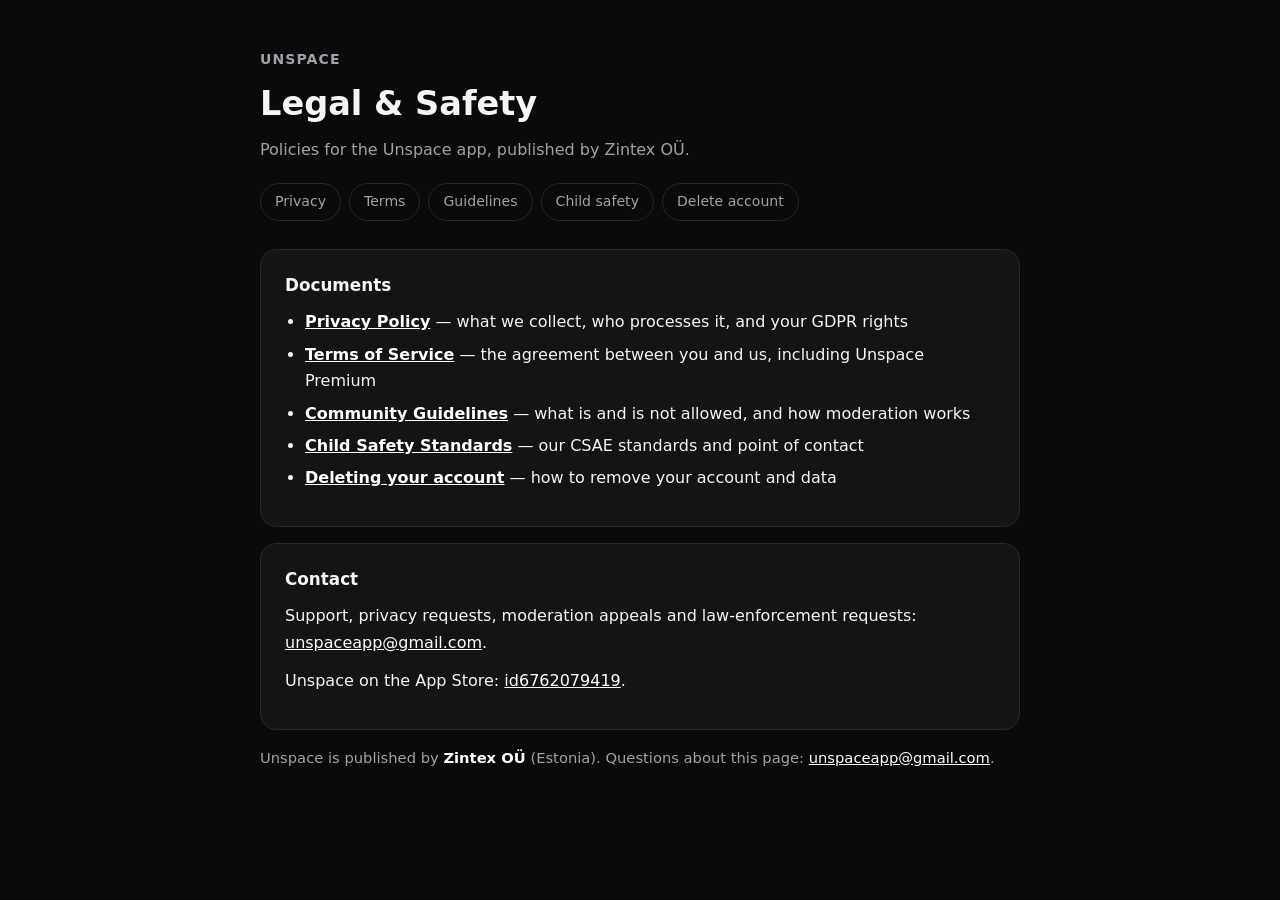
<file: index.html>
<!DOCTYPE html>
<html lang="en">
  <head>
    <meta charset="UTF-8" />
    <meta name="viewport" content="width=device-width, initial-scale=1" />
    <meta name="theme-color" content="#0a0a0a" />
    <title>Unspace — Legal & Safety</title>
    <meta name="description" content="Policies for the Unspace app, published by Zintex OÜ." />
    <link rel="stylesheet" href="./style.css" />
  </head>
  <body>
    <main>
      <p class="logo"><a href="./">Unspace</a></p>
      <h1>Legal & Safety</h1>
      <p class="meta">Policies for the Unspace app, published by Zintex OÜ.</p>
      <nav class="tabs">
        <a href="./privacy.html">Privacy</a>
        <a href="./terms.html">Terms</a>
        <a href="./guidelines.html">Guidelines</a>
        <a href="./child-safety.html">Child safety</a>
        <a href="./delete-account.html">Delete account</a>
      </nav>
      <section>
        <h2>Documents</h2>
        <ul>
          <li><a href="./privacy.html"><strong>Privacy Policy</strong></a> — what we collect, who processes it, and your GDPR rights</li>
          <li><a href="./terms.html"><strong>Terms of Service</strong></a> — the agreement between you and us, including Unspace Premium</li>
          <li><a href="./guidelines.html"><strong>Community Guidelines</strong></a> — what is and is not allowed, and how moderation works</li>
          <li><a href="./child-safety.html"><strong>Child Safety Standards</strong></a> — our CSAE standards and point of contact</li>
          <li><a href="./delete-account.html"><strong>Deleting your account</strong></a> — how to remove your account and data</li>
        </ul>
      </section>

      <section>
        <h2>Contact</h2>
        <p>Support, privacy requests, moderation appeals and law-enforcement requests: <a href="mailto:unspaceapp@gmail.com">unspaceapp@gmail.com</a>.</p>
        <p>Unspace on the App Store: <a href="https://apps.apple.com/app/id6762079419">id6762079419</a>.</p>
      </section>

      <footer>
        <p>
          Unspace is published by <strong>Zintex OÜ</strong> (Estonia). Questions about this page:
          <a href="mailto:unspaceapp@gmail.com">unspaceapp@gmail.com</a>.
        </p>
      </footer>
    </main>
  </body>
</html>
</file>
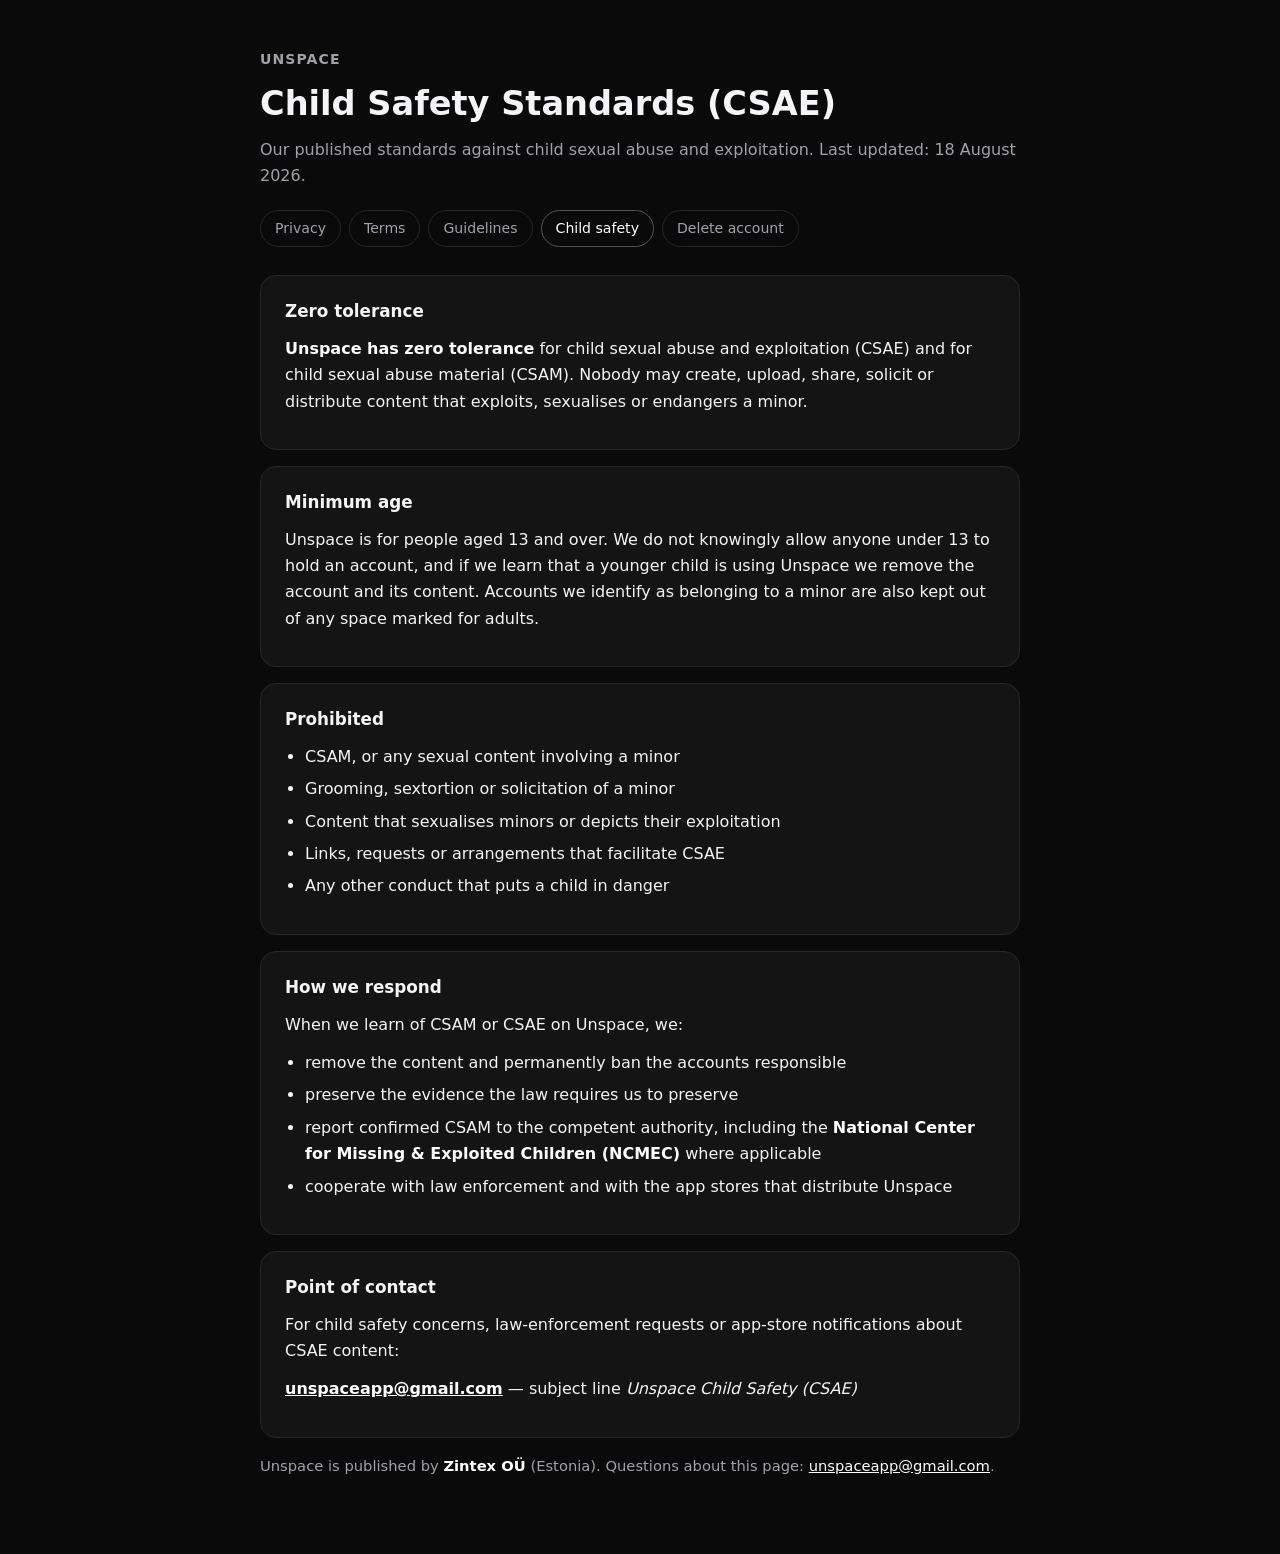
<file: child-safety.html>
<!DOCTYPE html>
<html lang="en">
  <head>
    <meta charset="UTF-8" />
    <meta name="viewport" content="width=device-width, initial-scale=1" />
    <meta name="theme-color" content="#0a0a0a" />
    <title>Unspace — Child Safety Standards (CSAE)</title>
    <meta name="description" content="Our published standards against child sexual abuse and exploitation. Last updated: 18 August 2026." />
    <link rel="stylesheet" href="./style.css" />
  </head>
  <body>
    <main>
      <p class="logo"><a href="./">Unspace</a></p>
      <h1>Child Safety Standards (CSAE)</h1>
      <p class="meta">Our published standards against child sexual abuse and exploitation. Last updated: 18 August 2026.</p>
      <nav class="tabs">
        <a href="./privacy.html">Privacy</a>
        <a href="./terms.html">Terms</a>
        <a href="./guidelines.html">Guidelines</a>
        <a href="./child-safety.html" class="on">Child safety</a>
        <a href="./delete-account.html">Delete account</a>
      </nav>
      <section>
        <h2>Zero tolerance</h2>
        <p><strong>Unspace has zero tolerance</strong> for child sexual abuse and exploitation (CSAE) and for child sexual abuse material (CSAM). Nobody may create, upload, share, solicit or distribute content that exploits, sexualises or endangers a minor.</p>
      </section>

      <section>
        <h2>Minimum age</h2>
        <p>Unspace is for people aged 13 and over. We do not knowingly allow anyone under 13 to hold an account, and if we learn that a younger child is using Unspace we remove the account and its content. Accounts we identify as belonging to a minor are also kept out of any space marked for adults.</p>
      </section>

      <section>
        <h2>Prohibited</h2>
        <ul>
          <li>CSAM, or any sexual content involving a minor</li>
          <li>Grooming, sextortion or solicitation of a minor</li>
          <li>Content that sexualises minors or depicts their exploitation</li>
          <li>Links, requests or arrangements that facilitate CSAE</li>
          <li>Any other conduct that puts a child in danger</li>
        </ul>
      </section>

      <section>
        <h2>How we respond</h2>
        <p>When we learn of CSAM or CSAE on Unspace, we:</p>
        <ul>
          <li>remove the content and permanently ban the accounts responsible</li>
          <li>preserve the evidence the law requires us to preserve</li>
          <li>report confirmed CSAM to the competent authority, including the <strong>National Center for Missing &amp; Exploited Children (NCMEC)</strong> where applicable</li>
          <li>cooperate with law enforcement and with the app stores that distribute Unspace</li>
        </ul>
      </section>

      <section>
        <h2>Point of contact</h2>
        <p>For child safety concerns, law-enforcement requests or app-store notifications about CSAE content:</p>
        <p><a href="mailto:unspaceapp@gmail.com?subject=Unspace%20Child%20Safety%20(CSAE)"><strong>unspaceapp@gmail.com</strong></a> — subject line <em>Unspace Child Safety (CSAE)</em></p>
      </section>

      <footer>
        <p>
          Unspace is published by <strong>Zintex OÜ</strong> (Estonia). Questions about this page:
          <a href="mailto:unspaceapp@gmail.com">unspaceapp@gmail.com</a>.
        </p>
      </footer>
    </main>
  </body>
</html>
</file>
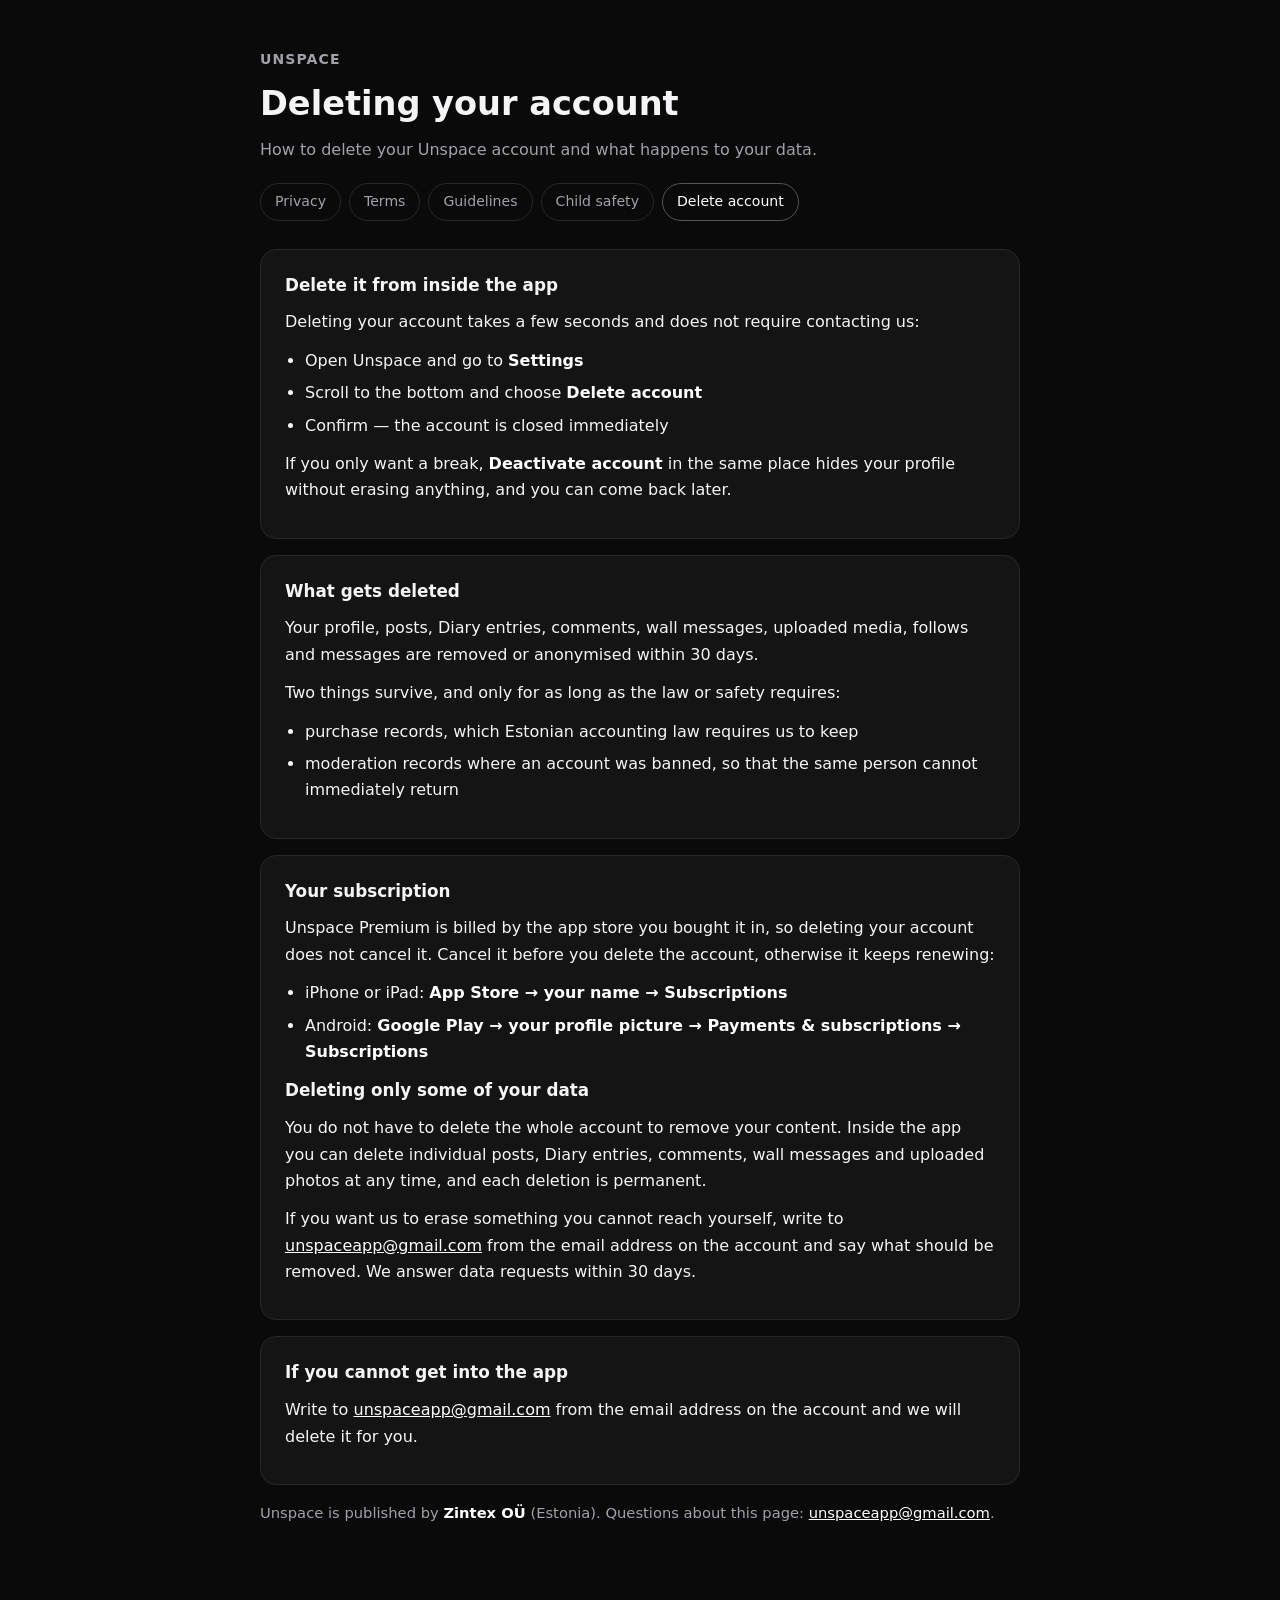
<file: delete-account.html>
<!DOCTYPE html>
<html lang="en">
  <head>
    <meta charset="UTF-8" />
    <meta name="viewport" content="width=device-width, initial-scale=1" />
    <meta name="theme-color" content="#0a0a0a" />
    <title>Unspace — Deleting your account</title>
    <meta name="description" content="How to delete your Unspace account and what happens to your data." />
    <link rel="stylesheet" href="./style.css" />
  </head>
  <body>
    <main>
      <p class="logo"><a href="./">Unspace</a></p>
      <h1>Deleting your account</h1>
      <p class="meta">How to delete your Unspace account and what happens to your data.</p>
      <nav class="tabs">
        <a href="./privacy.html">Privacy</a>
        <a href="./terms.html">Terms</a>
        <a href="./guidelines.html">Guidelines</a>
        <a href="./child-safety.html">Child safety</a>
        <a href="./delete-account.html" class="on">Delete account</a>
      </nav>
      <section>
        <h2>Delete it from inside the app</h2>
        <p>Deleting your account takes a few seconds and does not require contacting us:</p>
        <ul>
          <li>Open Unspace and go to <strong>Settings</strong></li>
          <li>Scroll to the bottom and choose <strong>Delete account</strong></li>
          <li>Confirm — the account is closed immediately</li>
        </ul>
        <p>If you only want a break, <strong>Deactivate account</strong> in the same place hides your profile without erasing anything, and you can come back later.</p>
      </section>

      <section>
        <h2>What gets deleted</h2>
        <p>Your profile, posts, Diary entries, comments, wall messages, uploaded media, follows and messages are removed or anonymised within 30 days.</p>
        <p>Two things survive, and only for as long as the law or safety requires:</p>
        <ul>
          <li>purchase records, which Estonian accounting law requires us to keep</li>
          <li>moderation records where an account was banned, so that the same person cannot immediately return</li>
        </ul>
      </section>

      <section>
        <h2>Your subscription</h2>
        <p>Unspace Premium is billed by the app store you bought it in, so deleting your account does not cancel it. Cancel it before you delete the account, otherwise it keeps renewing:</p>
        <ul>
          <li>iPhone or iPad: <strong>App Store → your name → Subscriptions</strong></li>
          <li>Android: <strong>Google Play → your profile picture → Payments &amp; subscriptions → Subscriptions</strong></li>
        </ul>

        <h2>Deleting only some of your data</h2>
        <p>You do not have to delete the whole account to remove your content. Inside the app you can delete individual posts, Diary entries, comments, wall messages and uploaded photos at any time, and each deletion is permanent.</p>
        <p>If you want us to erase something you cannot reach yourself, write to <a href="mailto:unspaceapp@gmail.com">unspaceapp@gmail.com</a> from the email address on the account and say what should be removed. We answer data requests within 30 days.</p>
      </section>

      <section>
        <h2>If you cannot get into the app</h2>
        <p>Write to <a href="mailto:unspaceapp@gmail.com?subject=Delete%20my%20Unspace%20account">unspaceapp@gmail.com</a> from the email address on the account and we will delete it for you.</p>
      </section>

      <footer>
        <p>
          Unspace is published by <strong>Zintex OÜ</strong> (Estonia). Questions about this page:
          <a href="mailto:unspaceapp@gmail.com">unspaceapp@gmail.com</a>.
        </p>
      </footer>
    </main>
  </body>
</html>
</file>
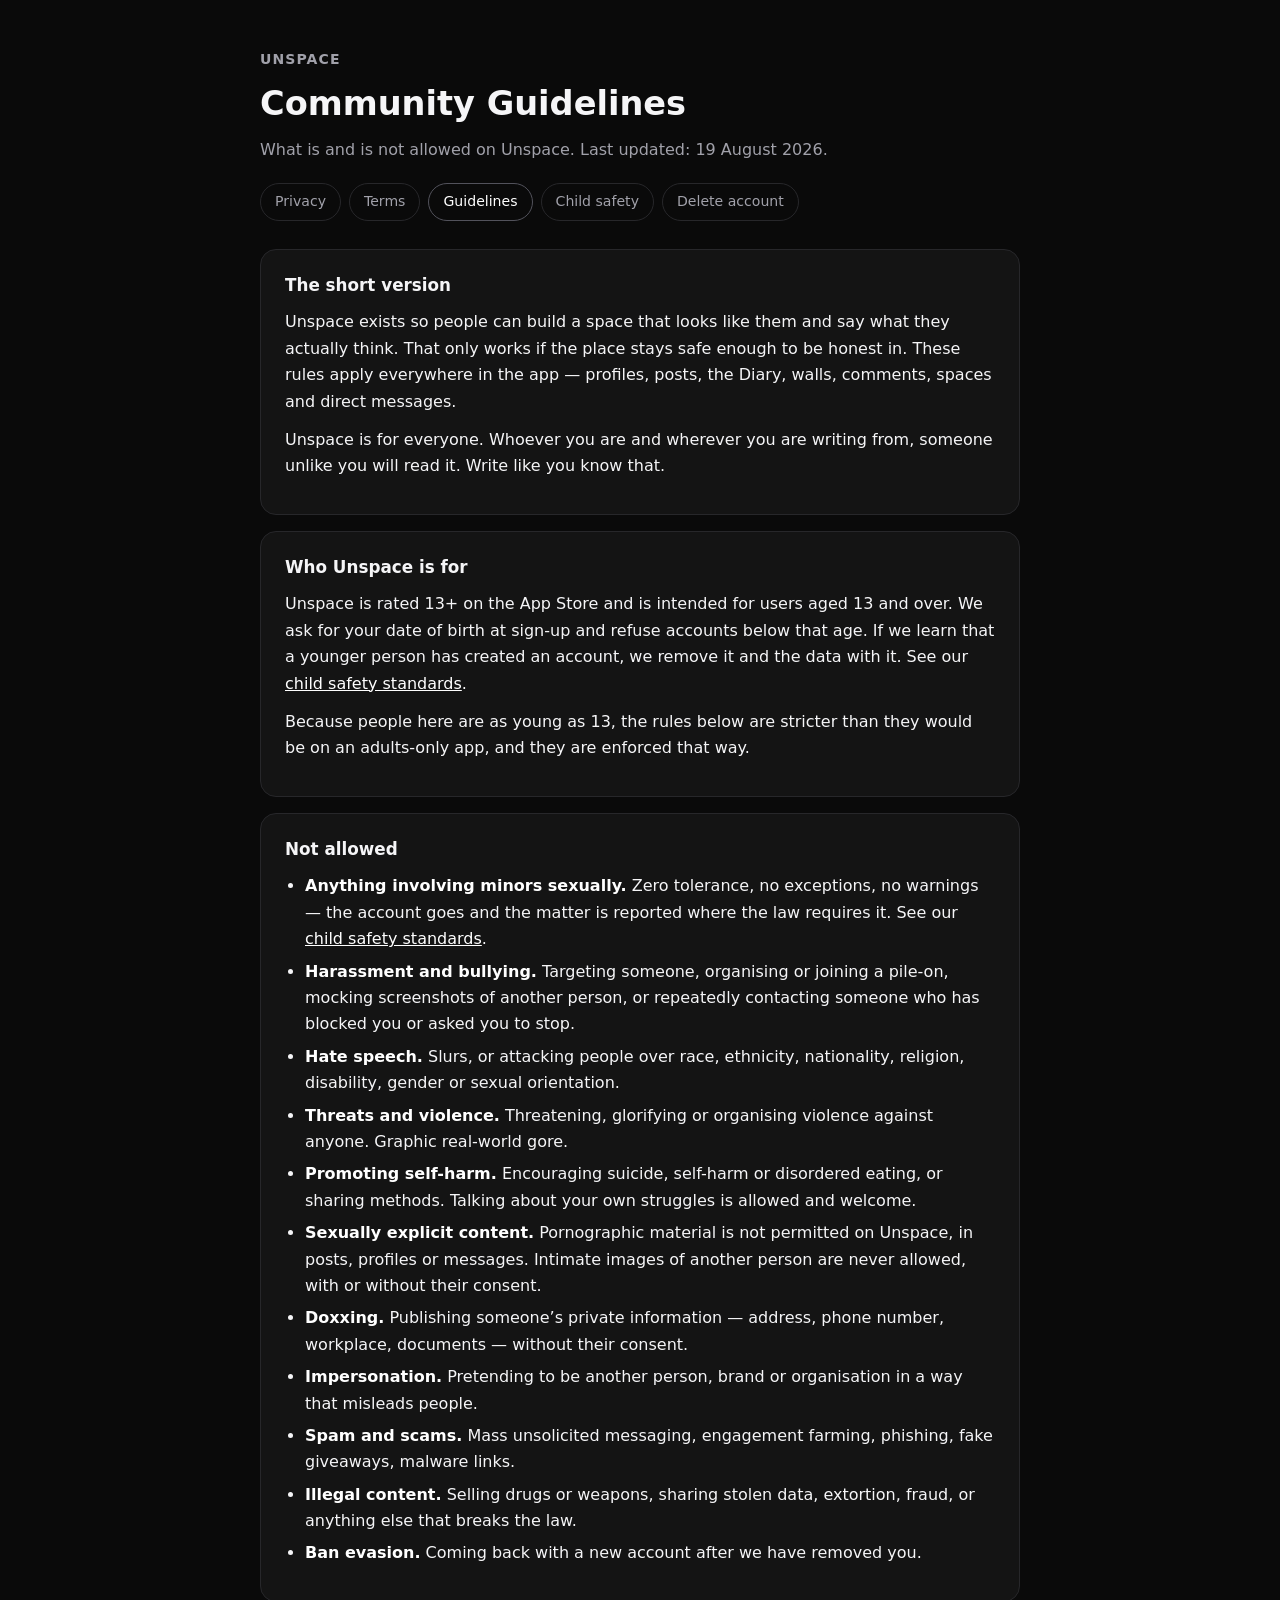
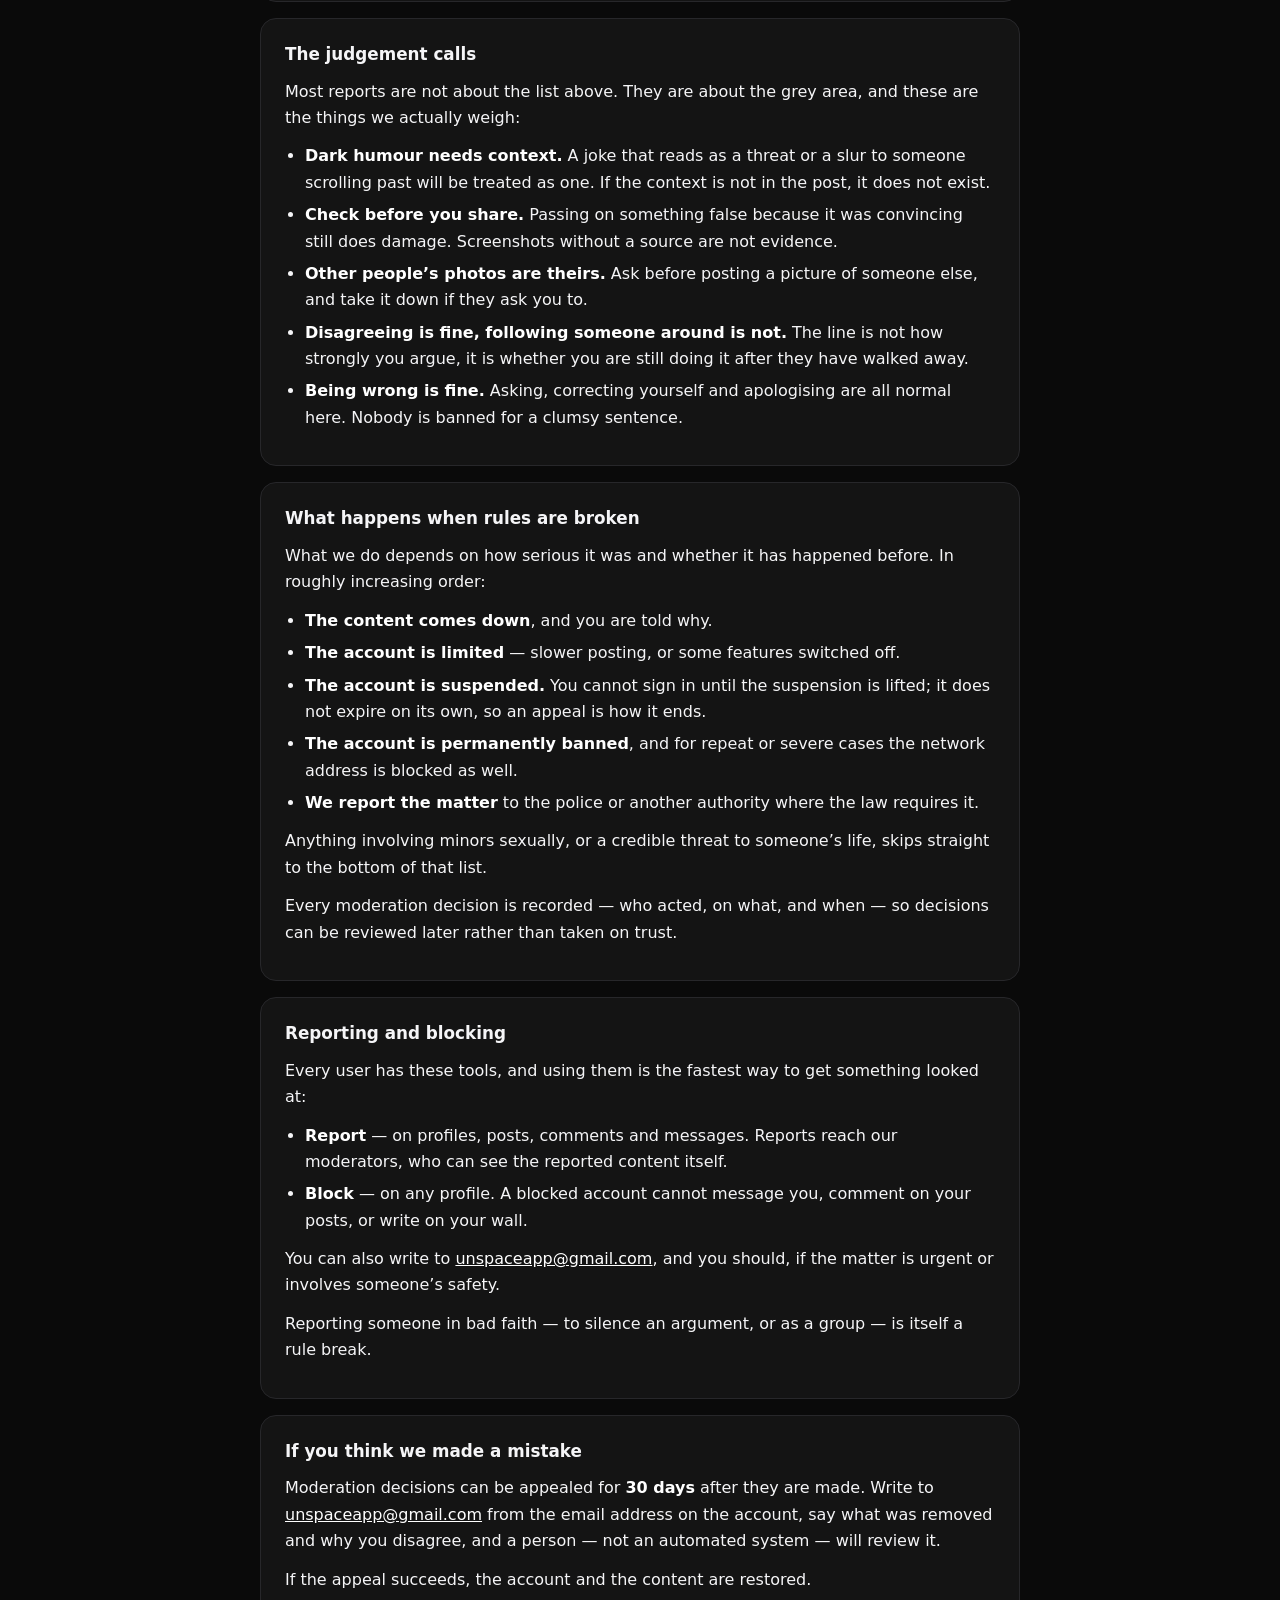
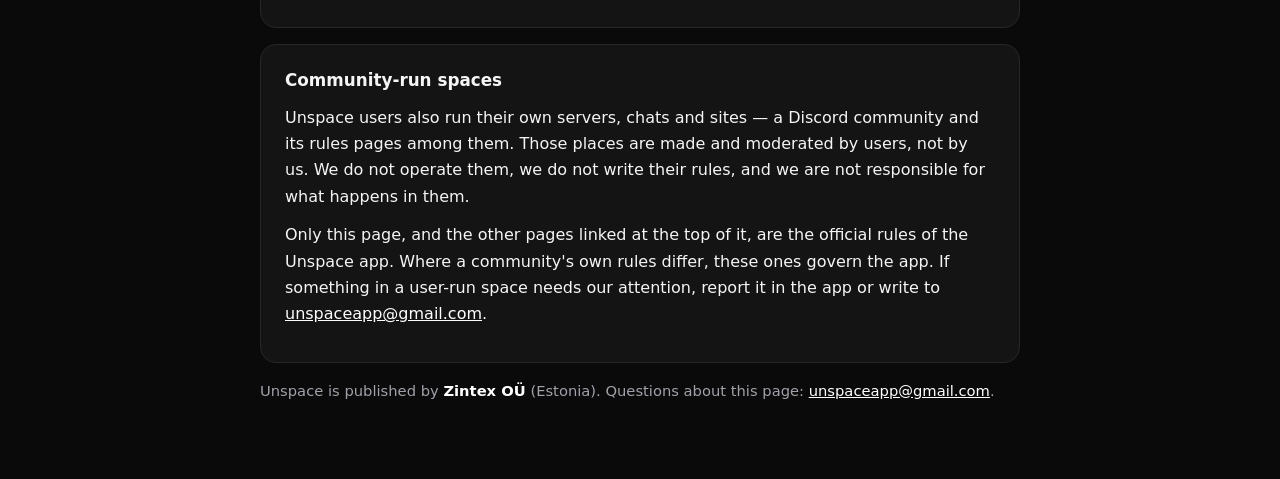
<file: guidelines.html>
<!DOCTYPE html>
<html lang="en">
  <head>
    <meta charset="UTF-8" />
    <meta name="viewport" content="width=device-width, initial-scale=1" />
    <meta name="theme-color" content="#0a0a0a" />
    <title>Unspace — Community Guidelines</title>
    <meta name="description" content="What is and is not allowed on Unspace. Last updated: 19 August 2026." />
    <link rel="stylesheet" href="./style.css" />
  </head>
  <body>
    <main>
      <p class="logo"><a href="./">Unspace</a></p>
      <h1>Community Guidelines</h1>
      <p class="meta">What is and is not allowed on Unspace. Last updated: 19 August 2026.</p>
      <nav class="tabs">
        <a href="./privacy.html">Privacy</a>
        <a href="./terms.html">Terms</a>
        <a href="./guidelines.html" class="on">Guidelines</a>
        <a href="./child-safety.html">Child safety</a>
        <a href="./delete-account.html">Delete account</a>
      </nav>

      <section>
        <h2>The short version</h2>
        <p>Unspace exists so people can build a space that looks like them and say what they actually think. That only works if the place stays safe enough to be honest in. These rules apply everywhere in the app — profiles, posts, the Diary, walls, comments, spaces and direct messages.</p>
        <p>Unspace is for everyone. Whoever you are and wherever you are writing from, someone unlike you will read it. Write like you know that.</p>
      </section>

      <section>
        <h2>Who Unspace is for</h2>
        <p>Unspace is rated 13+ on the App Store and is intended for users aged 13 and over. We ask for your date of birth at sign-up and refuse accounts below that age. If we learn that a younger person has created an account, we remove it and the data with it. See our <a href="./child-safety.html">child safety standards</a>.</p>
        <p>Because people here are as young as 13, the rules below are stricter than they would be on an adults-only app, and they are enforced that way.</p>
      </section>

      <section>
        <h2>Not allowed</h2>
        <ul>
          <li><strong>Anything involving minors sexually.</strong> Zero tolerance, no exceptions, no warnings — the account goes and the matter is reported where the law requires it. See our <a href="./child-safety.html">child safety standards</a>.</li>
          <li><strong>Harassment and bullying.</strong> Targeting someone, organising or joining a pile-on, mocking screenshots of another person, or repeatedly contacting someone who has blocked you or asked you to stop.</li>
          <li><strong>Hate speech.</strong> Slurs, or attacking people over race, ethnicity, nationality, religion, disability, gender or sexual orientation.</li>
          <li><strong>Threats and violence.</strong> Threatening, glorifying or organising violence against anyone. Graphic real-world gore.</li>
          <li><strong>Promoting self-harm.</strong> Encouraging suicide, self-harm or disordered eating, or sharing methods. Talking about your own struggles is allowed and welcome.</li>
          <li><strong>Sexually explicit content.</strong> Pornographic material is not permitted on Unspace, in posts, profiles or messages. Intimate images of another person are never allowed, with or without their consent.</li>
          <li><strong>Doxxing.</strong> Publishing someone’s private information — address, phone number, workplace, documents — without their consent.</li>
          <li><strong>Impersonation.</strong> Pretending to be another person, brand or organisation in a way that misleads people.</li>
          <li><strong>Spam and scams.</strong> Mass unsolicited messaging, engagement farming, phishing, fake giveaways, malware links.</li>
          <li><strong>Illegal content.</strong> Selling drugs or weapons, sharing stolen data, extortion, fraud, or anything else that breaks the law.</li>
          <li><strong>Ban evasion.</strong> Coming back with a new account after we have removed you.</li>
        </ul>
      </section>

      <section>
        <h2>The judgement calls</h2>
        <p>Most reports are not about the list above. They are about the grey area, and these are the things we actually weigh:</p>
        <ul>
          <li><strong>Dark humour needs context.</strong> A joke that reads as a threat or a slur to someone scrolling past will be treated as one. If the context is not in the post, it does not exist.</li>
          <li><strong>Check before you share.</strong> Passing on something false because it was convincing still does damage. Screenshots without a source are not evidence.</li>
          <li><strong>Other people’s photos are theirs.</strong> Ask before posting a picture of someone else, and take it down if they ask you to.</li>
          <li><strong>Disagreeing is fine, following someone around is not.</strong> The line is not how strongly you argue, it is whether you are still doing it after they have walked away.</li>
          <li><strong>Being wrong is fine.</strong> Asking, correcting yourself and apologising are all normal here. Nobody is banned for a clumsy sentence.</li>
        </ul>
      </section>

      <section>
        <h2>What happens when rules are broken</h2>
        <p>What we do depends on how serious it was and whether it has happened before. In roughly increasing order:</p>
        <ul>
          <li><strong>The content comes down</strong>, and you are told why.</li>
          <li><strong>The account is limited</strong> — slower posting, or some features switched off.</li>
          <li><strong>The account is suspended.</strong> You cannot sign in until the suspension is lifted; it does not expire on its own, so an appeal is how it ends.</li>
          <li><strong>The account is permanently banned</strong>, and for repeat or severe cases the network address is blocked as well.</li>
          <li><strong>We report the matter</strong> to the police or another authority where the law requires it.</li>
        </ul>
        <p>Anything involving minors sexually, or a credible threat to someone’s life, skips straight to the bottom of that list.</p>
        <p>Every moderation decision is recorded — who acted, on what, and when — so decisions can be reviewed later rather than taken on trust.</p>
      </section>

      <section>
        <h2>Reporting and blocking</h2>
        <p>Every user has these tools, and using them is the fastest way to get something looked at:</p>
        <ul>
          <li><strong>Report</strong> — on profiles, posts, comments and messages. Reports reach our moderators, who can see the reported content itself.</li>
          <li><strong>Block</strong> — on any profile. A blocked account cannot message you, comment on your posts, or write on your wall.</li>
        </ul>
        <p>You can also write to <a href="mailto:unspaceapp@gmail.com">unspaceapp@gmail.com</a>, and you should, if the matter is urgent or involves someone’s safety.</p>
        <p>Reporting someone in bad faith — to silence an argument, or as a group — is itself a rule break.</p>
      </section>

      <section>
        <h2>If you think we made a mistake</h2>
        <p>Moderation decisions can be appealed for <strong>30 days</strong> after they are made. Write to <a href="mailto:unspaceapp@gmail.com">unspaceapp@gmail.com</a> from the email address on the account, say what was removed and why you disagree, and a person — not an automated system — will review it.</p>
        <p>If the appeal succeeds, the account and the content are restored.</p>
      </section>

      <section>
        <h2>Community-run spaces</h2>
        <p>Unspace users also run their own servers, chats and sites — a Discord community and its rules pages among them. Those places are made and moderated by users, not by us. We do not operate them, we do not write their rules, and we are not responsible for what happens in them.</p>
        <p>Only this page, and the other pages linked at the top of it, are the official rules of the Unspace app. Where a community's own rules differ, these ones govern the app. If something in a user-run space needs our attention, report it in the app or write to <a href="mailto:unspaceapp@gmail.com">unspaceapp@gmail.com</a>.</p>
      </section>

      <footer>
        <p>
          Unspace is published by <strong>Zintex OÜ</strong> (Estonia). Questions about this page:
          <a href="mailto:unspaceapp@gmail.com">unspaceapp@gmail.com</a>.
        </p>
      </footer>
    </main>
  </body>
</html>
</file>
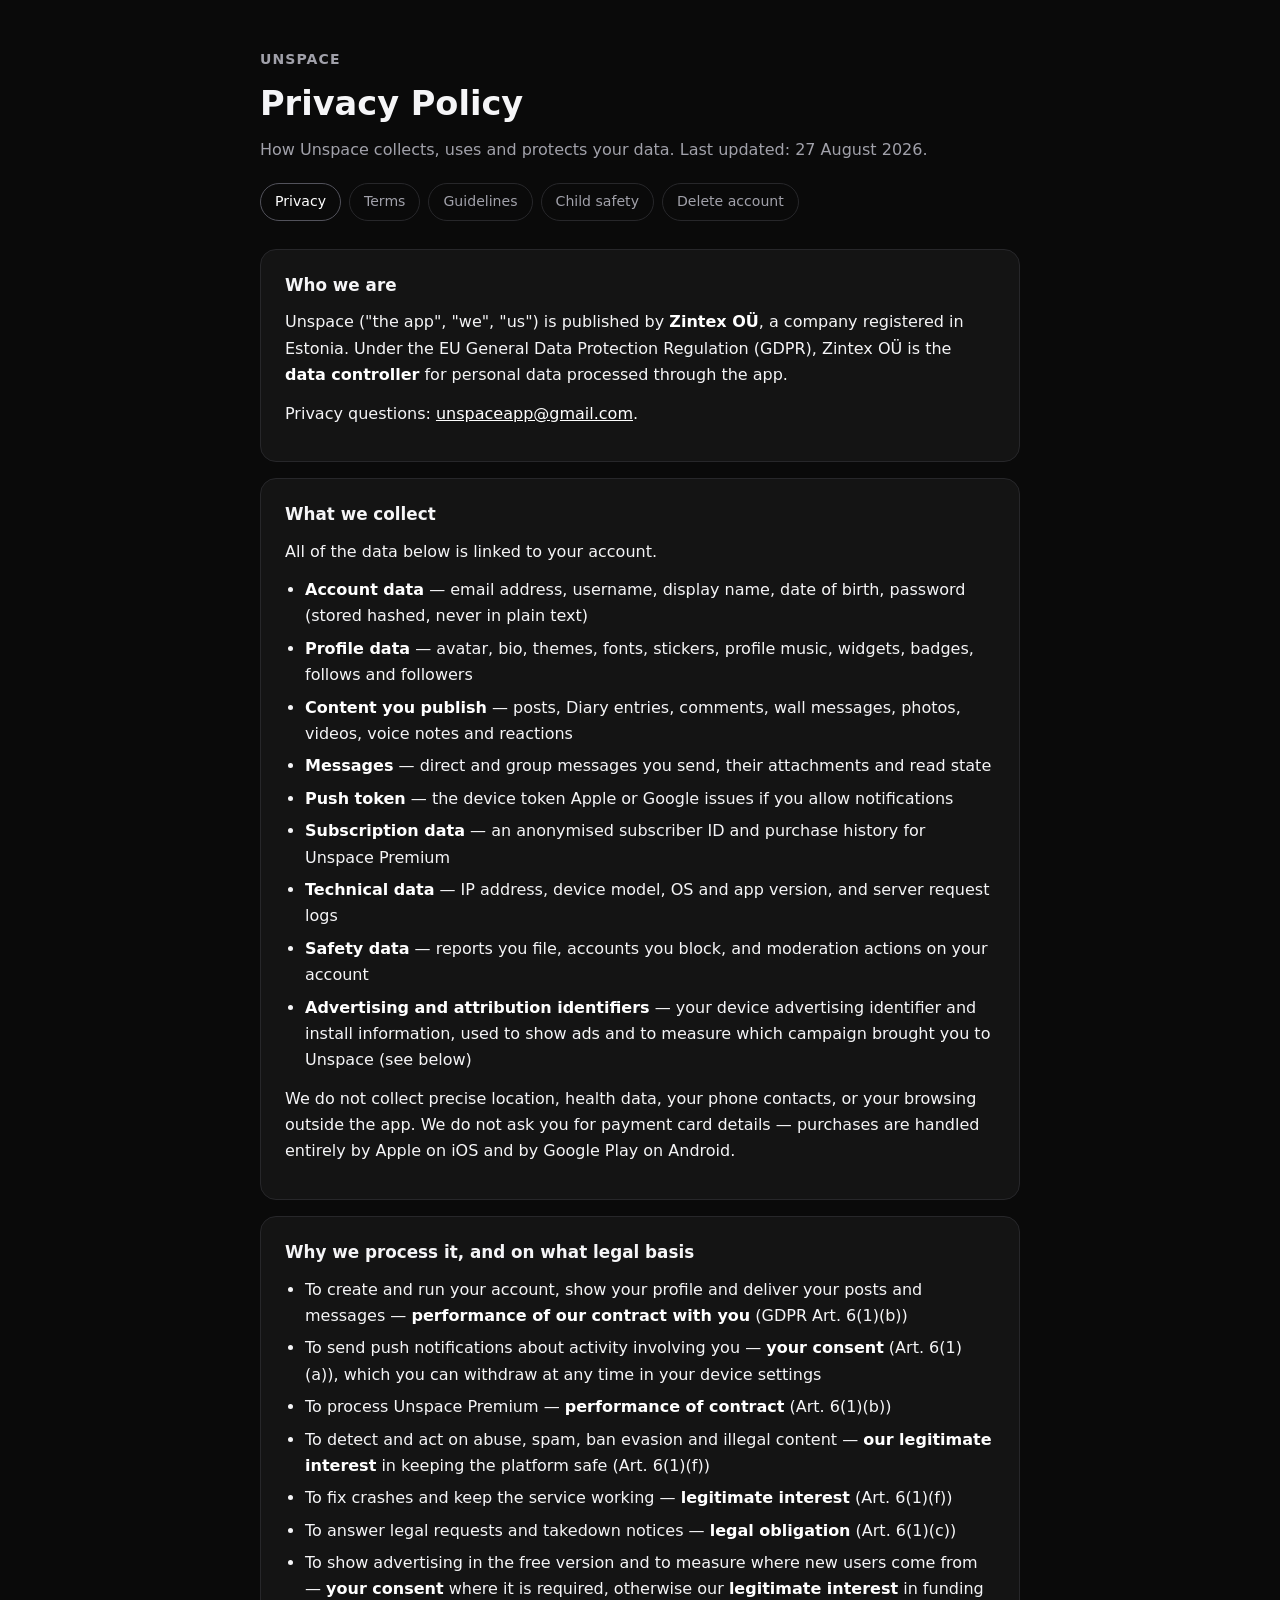
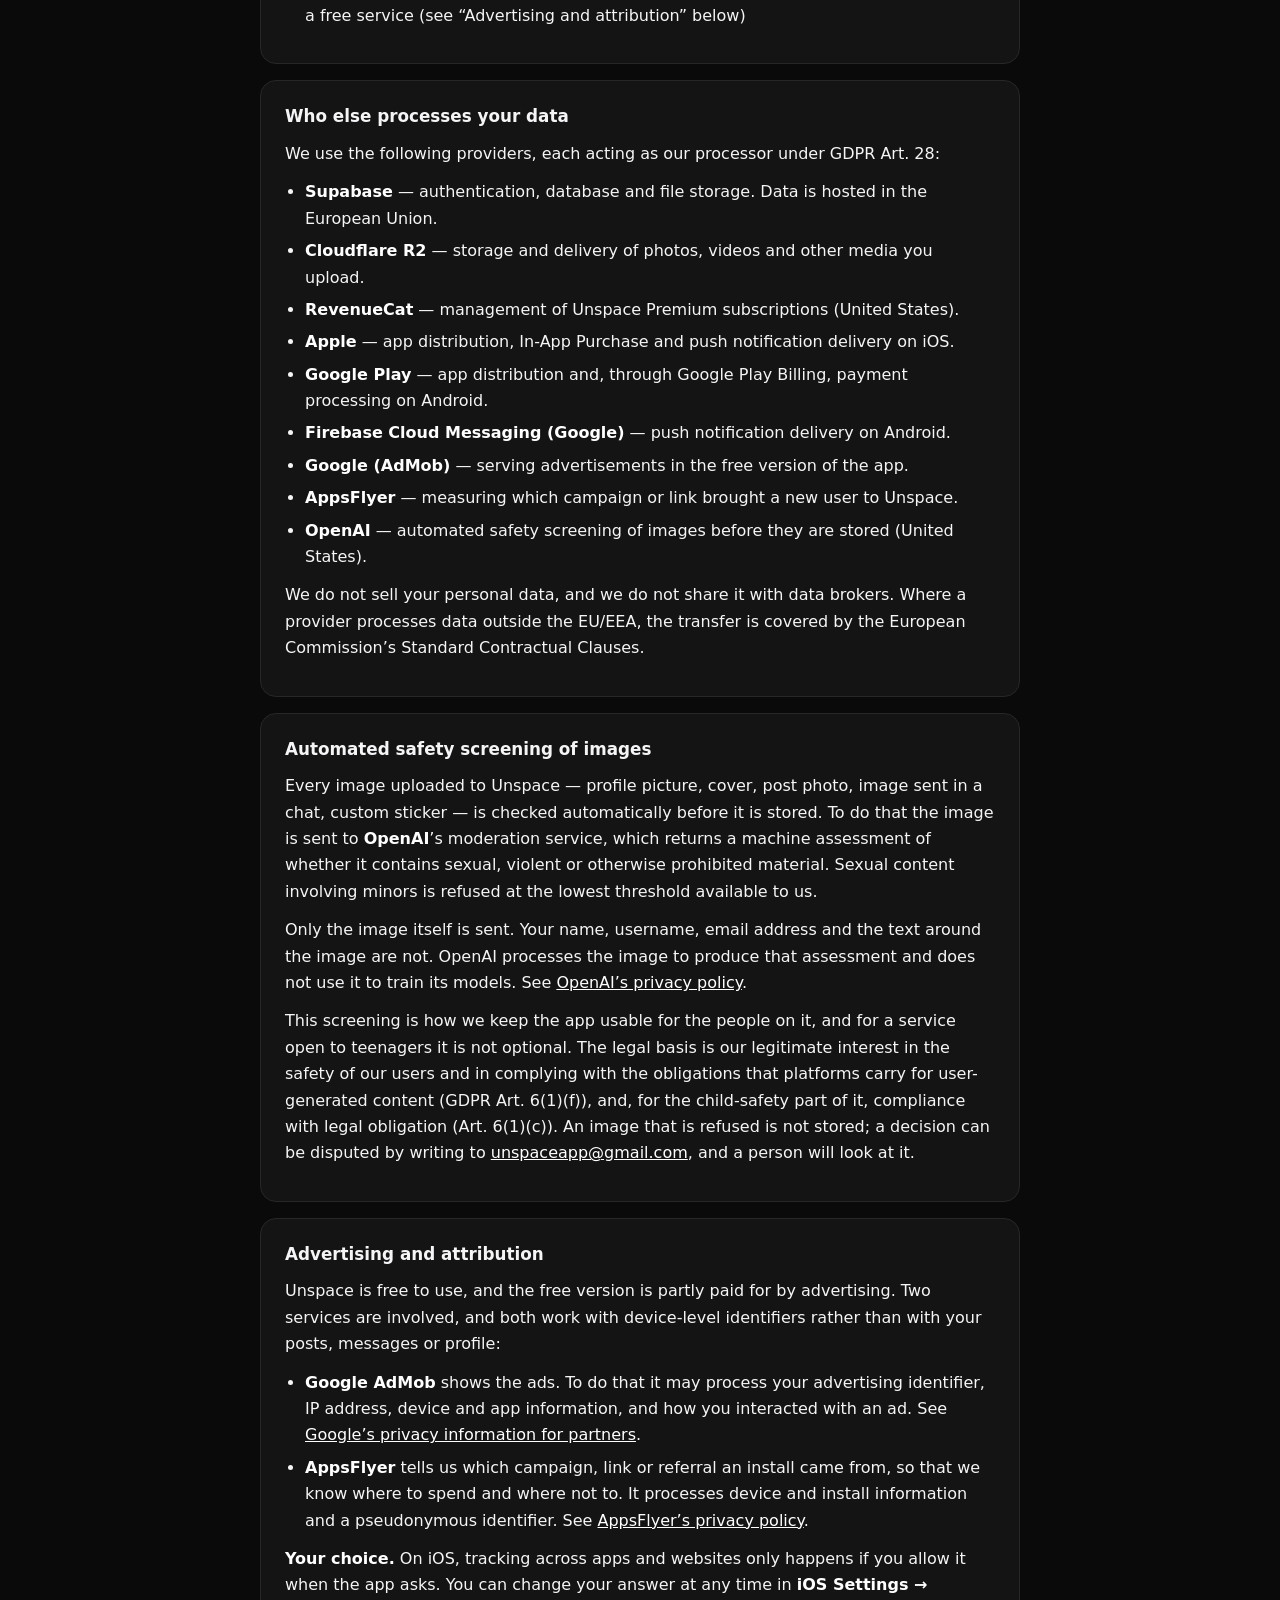
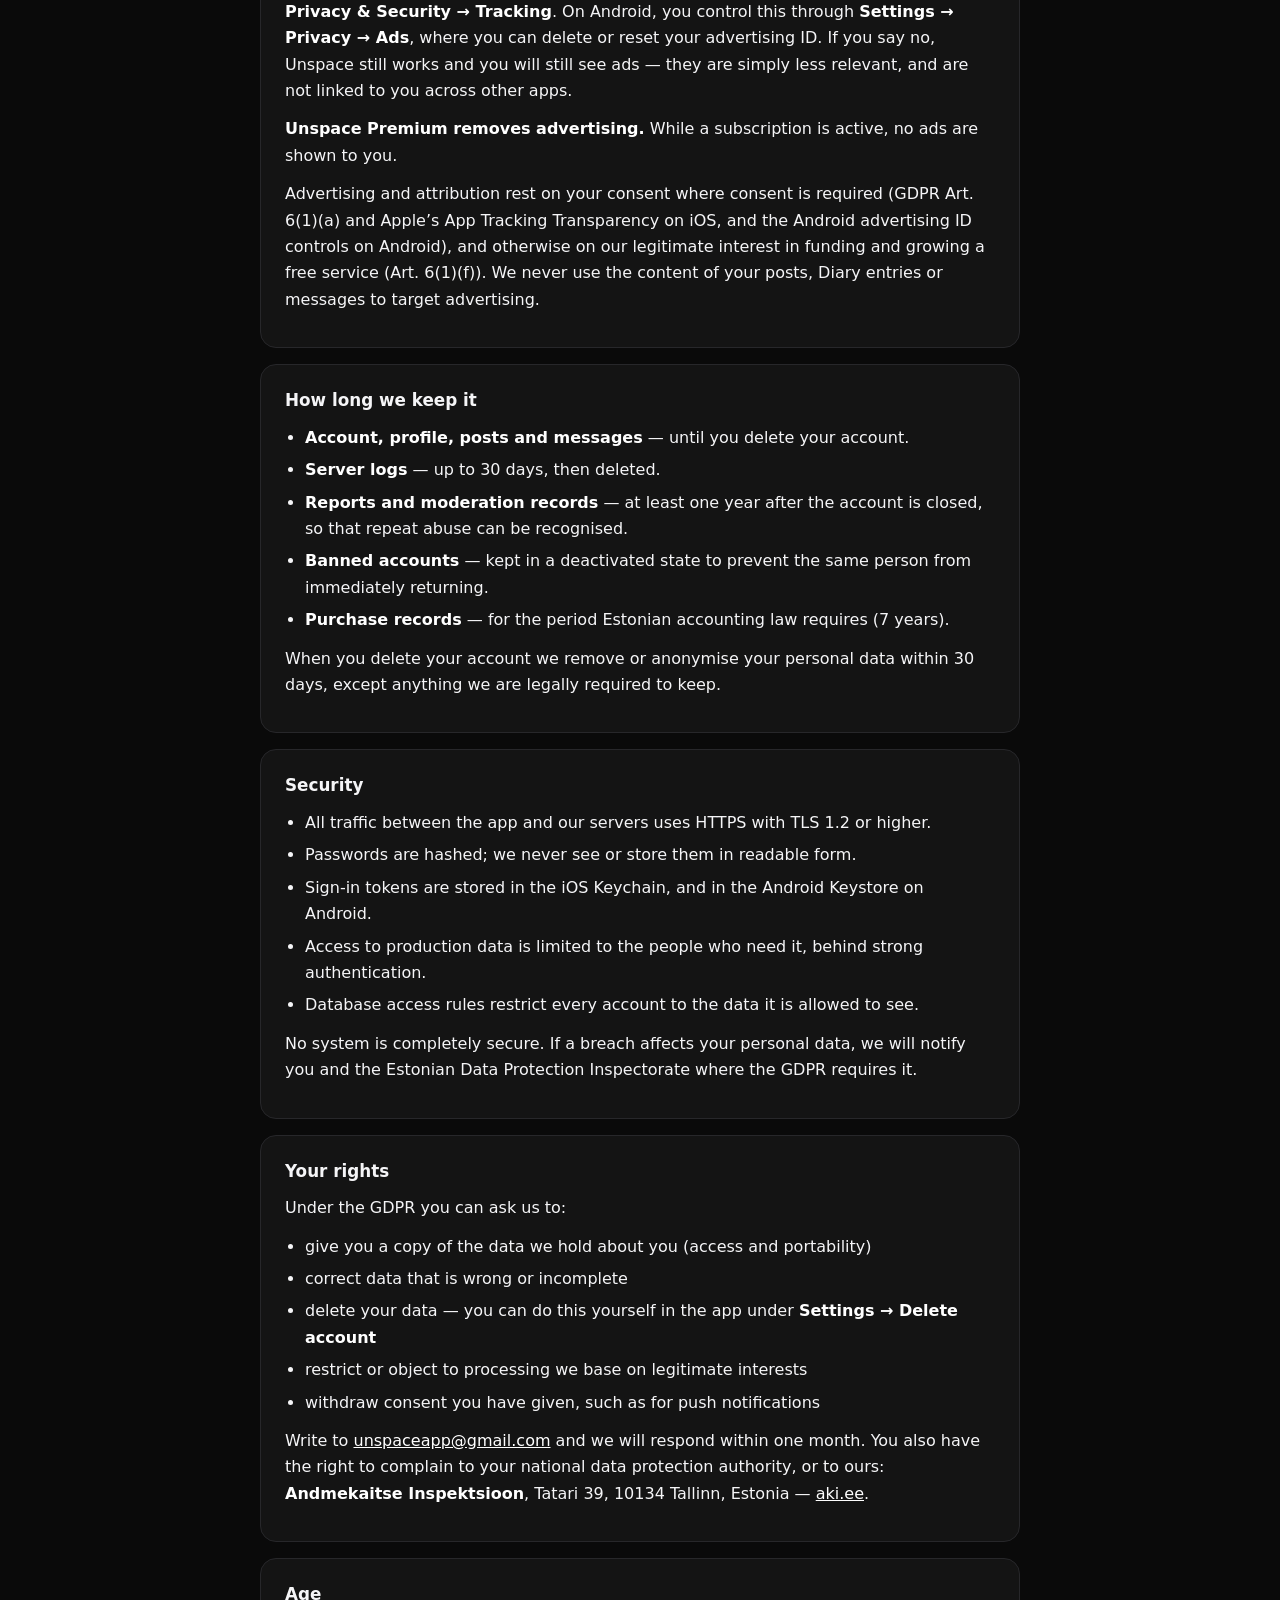
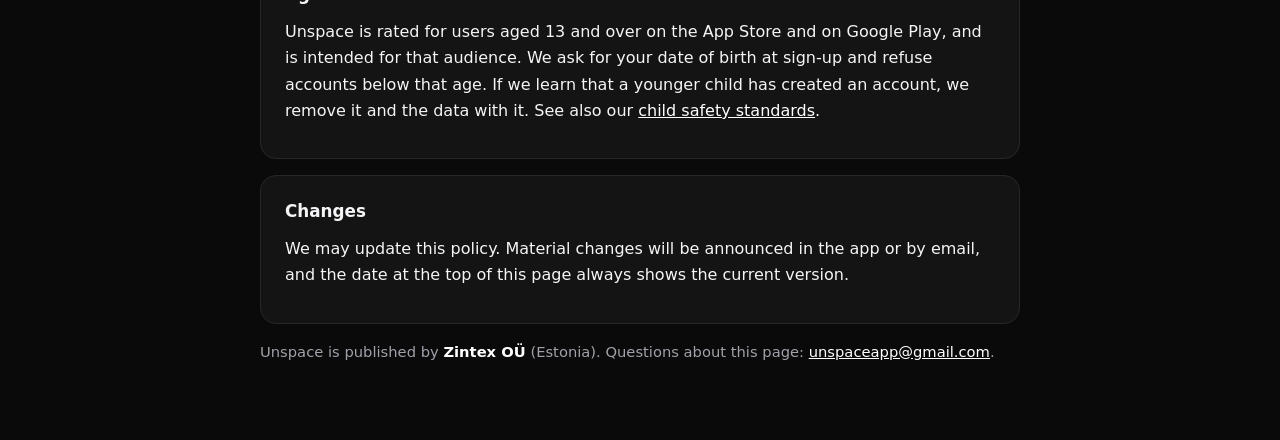
<file: privacy.html>
<!DOCTYPE html>
<html lang="en">
  <head>
    <meta charset="UTF-8" />
    <meta name="viewport" content="width=device-width, initial-scale=1" />
    <meta name="theme-color" content="#0a0a0a" />
    <title>Unspace — Privacy Policy</title>
    <meta name="description" content="How Unspace collects, uses and protects your data. Last updated: 27 August 2026." />
    <link rel="stylesheet" href="./style.css" />
  </head>
  <body>
    <main>
      <p class="logo"><a href="./">Unspace</a></p>
      <h1>Privacy Policy</h1>
      <p class="meta">How Unspace collects, uses and protects your data. Last updated: 27 August 2026.</p>
      <nav class="tabs">
        <a href="./privacy.html" class="on">Privacy</a>
        <a href="./terms.html">Terms</a>
        <a href="./guidelines.html">Guidelines</a>
        <a href="./child-safety.html">Child safety</a>
        <a href="./delete-account.html">Delete account</a>
      </nav>
      <section>
        <h2>Who we are</h2>
        <p>Unspace ("the app", "we", "us") is published by <strong>Zintex OÜ</strong>, a company registered in Estonia. Under the EU General Data Protection Regulation (GDPR), Zintex OÜ is the <strong>data controller</strong> for personal data processed through the app.</p>
        <p>Privacy questions: <a href="mailto:unspaceapp@gmail.com">unspaceapp@gmail.com</a>.</p>
      </section>

      <section>
        <h2>What we collect</h2>
        <p>All of the data below is linked to your account.</p>
        <ul>
          <li><strong>Account data</strong> — email address, username, display name, date of birth, password (stored hashed, never in plain text)</li>
          <li><strong>Profile data</strong> — avatar, bio, themes, fonts, stickers, profile music, widgets, badges, follows and followers</li>
          <li><strong>Content you publish</strong> — posts, Diary entries, comments, wall messages, photos, videos, voice notes and reactions</li>
          <li><strong>Messages</strong> — direct and group messages you send, their attachments and read state</li>
          <li><strong>Push token</strong> — the device token Apple or Google issues if you allow notifications</li>
          <li><strong>Subscription data</strong> — an anonymised subscriber ID and purchase history for Unspace Premium</li>
          <li><strong>Technical data</strong> — IP address, device model, OS and app version, and server request logs</li>
          <li><strong>Safety data</strong> — reports you file, accounts you block, and moderation actions on your account</li>
          <li><strong>Advertising and attribution identifiers</strong> — your device advertising identifier and install information, used to show ads and to measure which campaign brought you to Unspace (see below)</li>
        </ul>
        <p>We do not collect precise location, health data, your phone contacts, or your browsing outside the app. We do not ask you for payment card details — purchases are handled entirely by Apple on iOS and by Google Play on Android.</p>
      </section>

      <section>
        <h2>Why we process it, and on what legal basis</h2>
        <ul>
          <li>To create and run your account, show your profile and deliver your posts and messages — <strong>performance of our contract with you</strong> (GDPR Art. 6(1)(b))</li>
          <li>To send push notifications about activity involving you — <strong>your consent</strong> (Art. 6(1)(a)), which you can withdraw at any time in your device settings</li>
          <li>To process Unspace Premium — <strong>performance of contract</strong> (Art. 6(1)(b))</li>
          <li>To detect and act on abuse, spam, ban evasion and illegal content — <strong>our legitimate interest</strong> in keeping the platform safe (Art. 6(1)(f))</li>
          <li>To fix crashes and keep the service working — <strong>legitimate interest</strong> (Art. 6(1)(f))</li>
          <li>To answer legal requests and takedown notices — <strong>legal obligation</strong> (Art. 6(1)(c))</li>
          <li>To show advertising in the free version and to measure where new users come from — <strong>your consent</strong> where it is required, otherwise our <strong>legitimate interest</strong> in funding a free service (see “Advertising and attribution” below)</li>
        </ul>
      </section>

      <section>
        <h2>Who else processes your data</h2>
        <p>We use the following providers, each acting as our processor under GDPR Art. 28:</p>
        <ul>
          <li><strong>Supabase</strong> — authentication, database and file storage. Data is hosted in the European Union.</li>
          <li><strong>Cloudflare R2</strong> — storage and delivery of photos, videos and other media you upload.</li>
          <li><strong>RevenueCat</strong> — management of Unspace Premium subscriptions (United States).</li>
          <li><strong>Apple</strong> — app distribution, In-App Purchase and push notification delivery on iOS.</li>
          <li><strong>Google Play</strong> — app distribution and, through Google Play Billing, payment processing on Android.</li>
          <li><strong>Firebase Cloud Messaging (Google)</strong> — push notification delivery on Android.</li>
          <li><strong>Google (AdMob)</strong> — serving advertisements in the free version of the app.</li>
          <li><strong>AppsFlyer</strong> — measuring which campaign or link brought a new user to Unspace.</li>
          <li><strong>OpenAI</strong> — automated safety screening of images before they are stored (United States).</li>
        </ul>
        <p>We do not sell your personal data, and we do not share it with data brokers. Where a provider processes data outside the EU/EEA, the transfer is covered by the European Commission’s Standard Contractual Clauses.</p>
      </section>

      <section>
        <h2>Automated safety screening of images</h2>
        <p>
          Every image uploaded to Unspace — profile picture, cover, post photo, image sent in a chat, custom sticker — is checked automatically before it is stored. To do that the image is sent to <strong>OpenAI</strong>&rsquo;s moderation service, which returns a machine assessment of whether it contains sexual, violent or otherwise prohibited material. Sexual content involving minors is refused at the lowest threshold available to us.
        </p>
        <p>
          Only the image itself is sent. Your name, username, email address and the text around the image are not. OpenAI processes the image to produce that assessment and does not use it to train its models. See <a href="https://openai.com/policies/privacy-policy/">OpenAI&rsquo;s privacy policy</a>.
        </p>
        <p>
          This screening is how we keep the app usable for the people on it, and for a service open to teenagers it is not optional. The legal basis is our legitimate interest in the safety of our users and in complying with the obligations that platforms carry for user-generated content (GDPR Art. 6(1)(f)), and, for the child-safety part of it, compliance with legal obligation (Art. 6(1)(c)). An image that is refused is not stored; a decision can be disputed by writing to <a href="mailto:unspaceapp@gmail.com">unspaceapp@gmail.com</a>, and a person will look at it.
        </p>
      </section>

      <section>
        <h2>Advertising and attribution</h2>
        <p>
          Unspace is free to use, and the free version is partly paid for by advertising. Two services are involved, and both work with device-level identifiers rather than with your posts, messages or profile:
        </p>
        <ul>
          <li>
            <strong>Google AdMob</strong> shows the ads. To do that it may process your advertising identifier, IP address, device and app information, and how you interacted with an ad. See <a href="https://business.safety.google/privacy/">Google’s privacy information for partners</a>.
          </li>
          <li>
            <strong>AppsFlyer</strong> tells us which campaign, link or referral an install came from, so that we know where to spend and where not to. It processes device and install information and a pseudonymous identifier. See <a href="https://www.appsflyer.com/legal/services-privacy-policy/">AppsFlyer’s privacy policy</a>.
          </li>
        </ul>
        <p>
          <strong>Your choice.</strong> On iOS, tracking across apps and websites only happens if you allow it when the app asks. You can change your answer at any time in <strong>iOS Settings → Privacy &amp; Security → Tracking</strong>. On Android, you control this through <strong>Settings → Privacy → Ads</strong>, where you can delete or reset your advertising ID. If you say no, Unspace still works and you will still see ads — they are simply less relevant, and are not linked to you across other apps.
        </p>
        <p>
          <strong>Unspace Premium removes advertising.</strong> While a subscription is active, no ads are shown to you.
        </p>
        <p>
          Advertising and attribution rest on your consent where consent is required (GDPR Art. 6(1)(a) and Apple’s App Tracking Transparency on iOS, and the Android advertising ID controls on Android), and otherwise on our legitimate interest in funding and growing a free service (Art. 6(1)(f)). We never use the content of your posts, Diary entries or messages to target advertising.
        </p>
      </section>

      <section>
        <h2>How long we keep it</h2>
        <ul>
          <li><strong>Account, profile, posts and messages</strong> — until you delete your account.</li>
          <li><strong>Server logs</strong> — up to 30 days, then deleted.</li>
          <li><strong>Reports and moderation records</strong> — at least one year after the account is closed, so that repeat abuse can be recognised.</li>
          <li><strong>Banned accounts</strong> — kept in a deactivated state to prevent the same person from immediately returning.</li>
          <li><strong>Purchase records</strong> — for the period Estonian accounting law requires (7 years).</li>
        </ul>
        <p>When you delete your account we remove or anonymise your personal data within 30 days, except anything we are legally required to keep.</p>
      </section>

      <section>
        <h2>Security</h2>
        <ul>
          <li>All traffic between the app and our servers uses HTTPS with TLS 1.2 or higher.</li>
          <li>Passwords are hashed; we never see or store them in readable form.</li>
          <li>Sign-in tokens are stored in the iOS Keychain, and in the Android Keystore on Android.</li>
          <li>Access to production data is limited to the people who need it, behind strong authentication.</li>
          <li>Database access rules restrict every account to the data it is allowed to see.</li>
        </ul>
        <p>No system is completely secure. If a breach affects your personal data, we will notify you and the Estonian Data Protection Inspectorate where the GDPR requires it.</p>
      </section>

      <section>
        <h2>Your rights</h2>
        <p>Under the GDPR you can ask us to:</p>
        <ul>
          <li>give you a copy of the data we hold about you (access and portability)</li>
          <li>correct data that is wrong or incomplete</li>
          <li>delete your data — you can do this yourself in the app under <strong>Settings → Delete account</strong></li>
          <li>restrict or object to processing we base on legitimate interests</li>
          <li>withdraw consent you have given, such as for push notifications</li>
        </ul>
        <p>Write to <a href="mailto:unspaceapp@gmail.com">unspaceapp@gmail.com</a> and we will respond within one month. You also have the right to complain to your national data protection authority, or to ours: <strong>Andmekaitse Inspektsioon</strong>, Tatari 39, 10134 Tallinn, Estonia — <a href="https://www.aki.ee">aki.ee</a>.</p>
      </section>

      <section>
        <h2>Age</h2>
        <p>Unspace is rated for users aged 13 and over on the App Store and on Google Play, and is intended for that audience. We ask for your date of birth at sign-up and refuse accounts below that age. If we learn that a younger child has created an account, we remove it and the data with it. See also our <a href="./child-safety.html">child safety standards</a>.</p>
      </section>

      <section>
        <h2>Changes</h2>
        <p>We may update this policy. Material changes will be announced in the app or by email, and the date at the top of this page always shows the current version.</p>
      </section>

      <footer>
        <p>
          Unspace is published by <strong>Zintex OÜ</strong> (Estonia). Questions about this page:
          <a href="mailto:unspaceapp@gmail.com">unspaceapp@gmail.com</a>.
        </p>
      </footer>
    </main>
  </body>
</html>
</file>
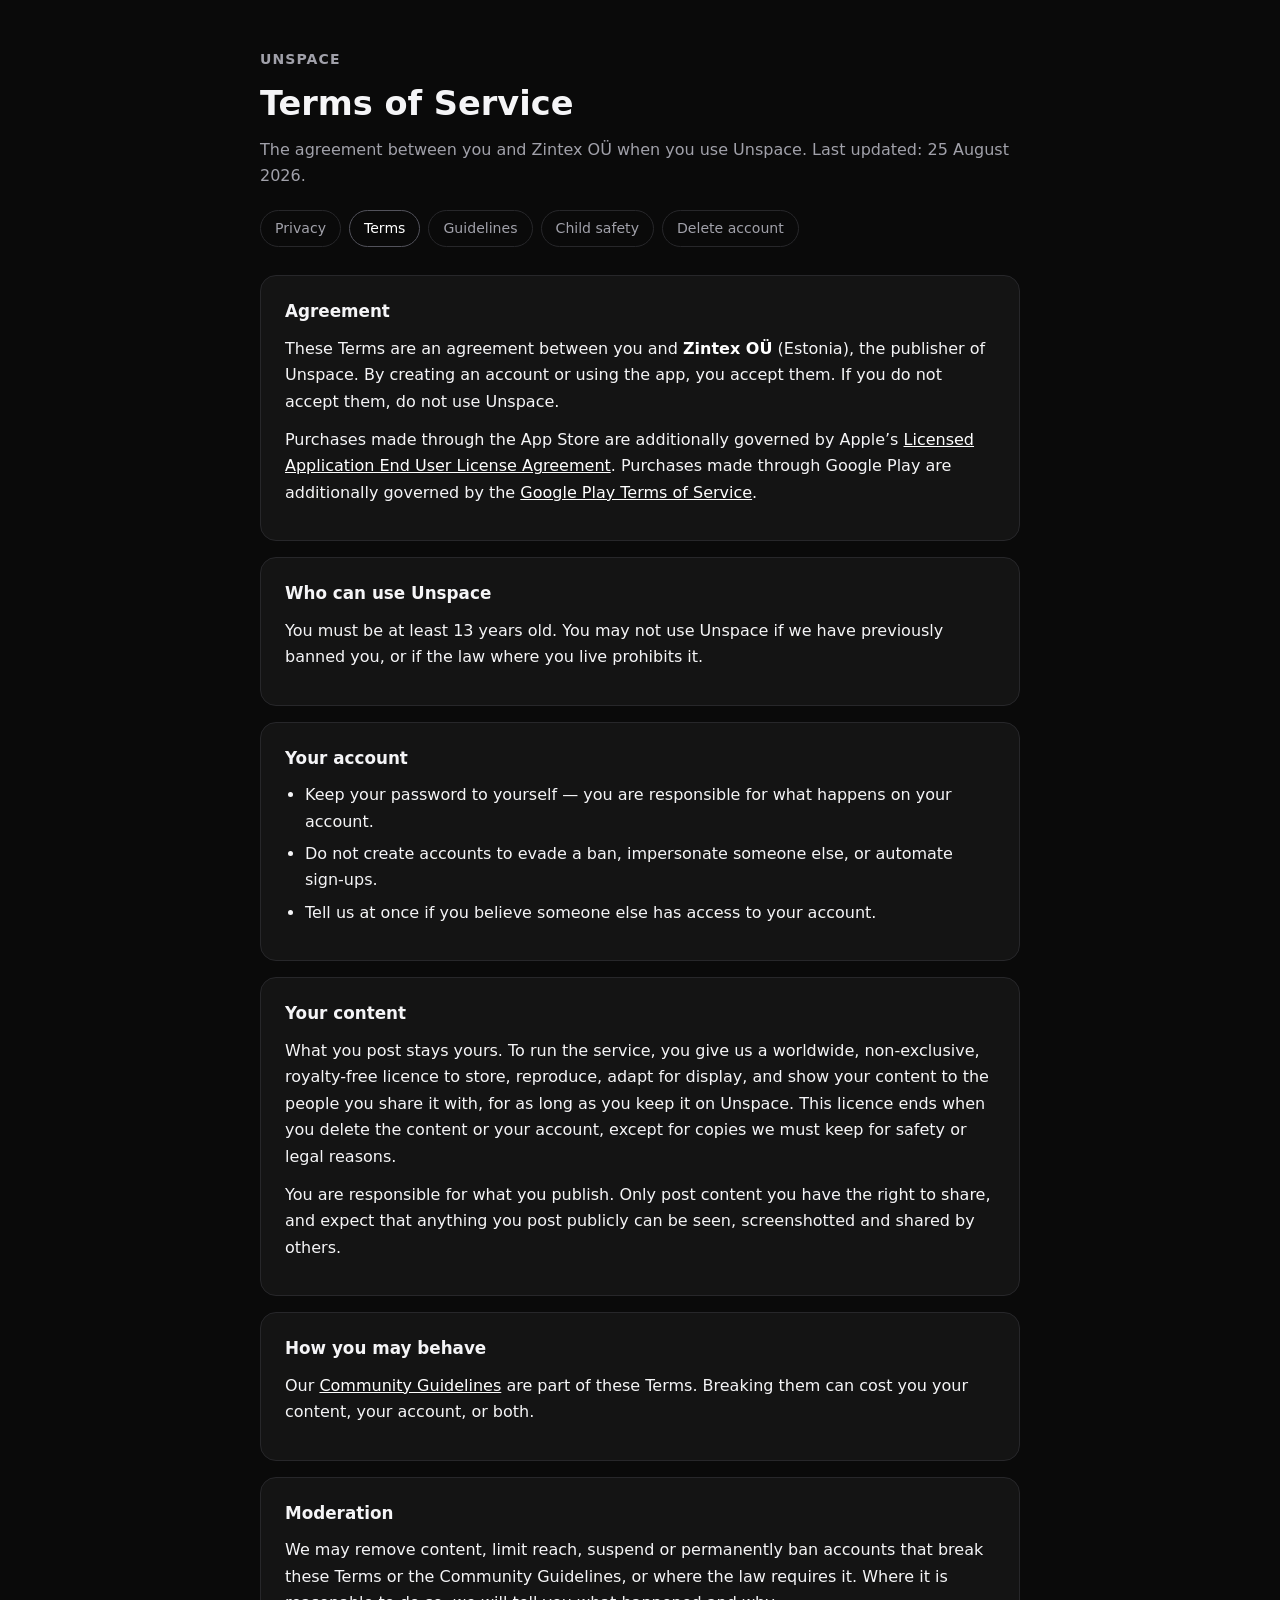
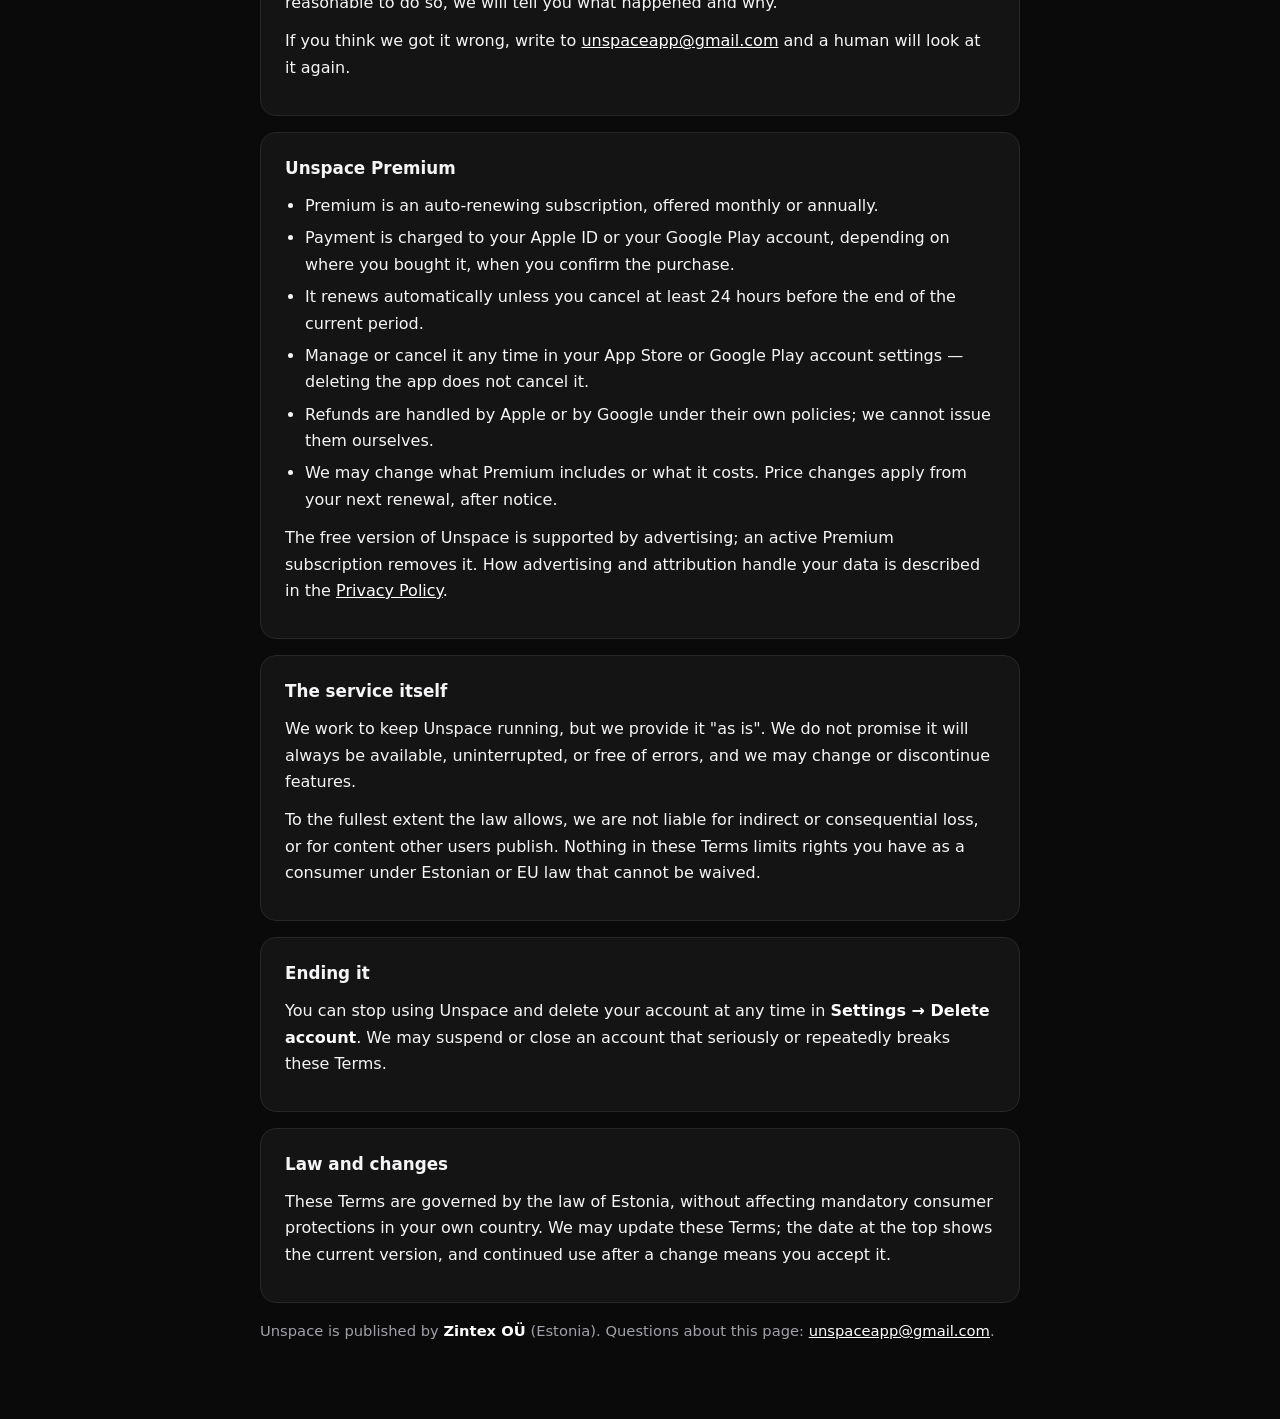
<file: terms.html>
<!DOCTYPE html>
<html lang="en">
  <head>
    <meta charset="UTF-8" />
    <meta name="viewport" content="width=device-width, initial-scale=1" />
    <meta name="theme-color" content="#0a0a0a" />
    <title>Unspace — Terms of Service</title>
    <meta name="description" content="The agreement between you and Zintex OÜ when you use Unspace. Last updated: 25 August 2026." />
    <link rel="stylesheet" href="./style.css" />
  </head>
  <body>
    <main>
      <p class="logo"><a href="./">Unspace</a></p>
      <h1>Terms of Service</h1>
      <p class="meta">The agreement between you and Zintex OÜ when you use Unspace. Last updated: 25 August 2026.</p>
      <nav class="tabs">
        <a href="./privacy.html">Privacy</a>
        <a href="./terms.html" class="on">Terms</a>
        <a href="./guidelines.html">Guidelines</a>
        <a href="./child-safety.html">Child safety</a>
        <a href="./delete-account.html">Delete account</a>
      </nav>
      <section>
        <h2>Agreement</h2>
        <p>These Terms are an agreement between you and <strong>Zintex OÜ</strong> (Estonia), the publisher of Unspace. By creating an account or using the app, you accept them. If you do not accept them, do not use Unspace.</p>
        <p>Purchases made through the App Store are additionally governed by Apple’s <a href="https://www.apple.com/legal/internet-services/itunes/dev/stdeula/">Licensed Application End User License Agreement</a>. Purchases made through Google Play are additionally governed by the <a href="https://play.google.com/intl/en/about/play-terms/">Google Play Terms of Service</a>.</p>
      </section>

      <section>
        <h2>Who can use Unspace</h2>
        <p>You must be at least 13 years old. You may not use Unspace if we have previously banned you, or if the law where you live prohibits it.</p>
      </section>

      <section>
        <h2>Your account</h2>
        <ul>
          <li>Keep your password to yourself — you are responsible for what happens on your account.</li>
          <li>Do not create accounts to evade a ban, impersonate someone else, or automate sign-ups.</li>
          <li>Tell us at once if you believe someone else has access to your account.</li>
        </ul>
      </section>

      <section>
        <h2>Your content</h2>
        <p>What you post stays yours. To run the service, you give us a worldwide, non-exclusive, royalty-free licence to store, reproduce, adapt for display, and show your content to the people you share it with, for as long as you keep it on Unspace. This licence ends when you delete the content or your account, except for copies we must keep for safety or legal reasons.</p>
        <p>You are responsible for what you publish. Only post content you have the right to share, and expect that anything you post publicly can be seen, screenshotted and shared by others.</p>
      </section>

      <section>
        <h2>How you may behave</h2>
        <p>Our <a href="./guidelines.html">Community Guidelines</a> are part of these Terms. Breaking them can cost you your content, your account, or both.</p>
      </section>

      <section>
        <h2>Moderation</h2>
        <p>We may remove content, limit reach, suspend or permanently ban accounts that break these Terms or the Community Guidelines, or where the law requires it. Where it is reasonable to do so, we will tell you what happened and why.</p>
        <p>If you think we got it wrong, write to <a href="mailto:unspaceapp@gmail.com">unspaceapp@gmail.com</a> and a human will look at it again.</p>
      </section>

      <section>
        <h2>Unspace Premium</h2>
        <ul>
          <li>Premium is an auto-renewing subscription, offered monthly or annually.</li>
          <li>Payment is charged to your Apple ID or your Google Play account, depending on where you bought it, when you confirm the purchase.</li>
          <li>It renews automatically unless you cancel at least 24 hours before the end of the current period.</li>
          <li>Manage or cancel it any time in your App Store or Google Play account settings — deleting the app does not cancel it.</li>
          <li>Refunds are handled by Apple or by Google under their own policies; we cannot issue them ourselves.</li>
          <li>We may change what Premium includes or what it costs. Price changes apply from your next renewal, after notice.</li>
        </ul>
        <p>
          The free version of Unspace is supported by advertising; an active Premium subscription removes it. How advertising and attribution handle your data is described in the <a href="./privacy.html">Privacy Policy</a>.
        </p>
      </section>

      <section>
        <h2>The service itself</h2>
        <p>We work to keep Unspace running, but we provide it "as is". We do not promise it will always be available, uninterrupted, or free of errors, and we may change or discontinue features.</p>
        <p>To the fullest extent the law allows, we are not liable for indirect or consequential loss, or for content other users publish. Nothing in these Terms limits rights you have as a consumer under Estonian or EU law that cannot be waived.</p>
      </section>

      <section>
        <h2>Ending it</h2>
        <p>You can stop using Unspace and delete your account at any time in <strong>Settings → Delete account</strong>. We may suspend or close an account that seriously or repeatedly breaks these Terms.</p>
      </section>

      <section>
        <h2>Law and changes</h2>
        <p>These Terms are governed by the law of Estonia, without affecting mandatory consumer protections in your own country. We may update these Terms; the date at the top shows the current version, and continued use after a change means you accept it.</p>
      </section>

      <footer>
        <p>
          Unspace is published by <strong>Zintex OÜ</strong> (Estonia). Questions about this page:
          <a href="mailto:unspaceapp@gmail.com">unspaceapp@gmail.com</a>.
        </p>
      </footer>
    </main>
  </body>
</html>
</file>
<file: style.css>
:root {
  color-scheme: dark;
  --bg: #0a0a0a;
  --card: #141414;
  --text: #f5f5f7;
  --muted: #a1a1aa;
  --border: #27272a;
}
body {
  margin: 0;
  font-family: system-ui, -apple-system, Segoe UI, Roboto, Helvetica, Arial, sans-serif;
  background: var(--bg);
  color: var(--text);
  line-height: 1.65;
}
main {
  max-width: 760px;
  margin: 0 auto;
  padding: 48px 20px 64px;
}
.logo {
  font-size: 14px;
  font-weight: 700;
  letter-spacing: 0.08em;
  text-transform: uppercase;
  color: var(--muted);
}
.logo a {
  color: inherit;
  text-decoration: none;
}
h1 {
  font-size: clamp(1.6rem, 4vw, 2.1rem);
  line-height: 1.25;
  margin: 12px 0;
}
.meta {
  color: var(--muted);
  margin-bottom: 20px;
}
.tabs {
  display: flex;
  flex-wrap: wrap;
  gap: 8px;
  margin-bottom: 28px;
}
.tabs a {
  font-size: 0.88rem;
  color: var(--muted);
  text-decoration: none;
  border: 1px solid var(--border);
  border-radius: 999px;
  padding: 6px 14px;
}
.tabs a.on,
.tabs a:hover {
  color: #fff;
  border-color: #52525b;
}
section {
  background: var(--card);
  border: 1px solid var(--border);
  border-radius: 16px;
  padding: 22px 24px;
  margin-bottom: 16px;
}
h2 {
  font-size: 1.05rem;
  margin: 0 0 10px;
}
p,
ul {
  margin: 0 0 12px;
}
ul {
  padding-left: 1.25rem;
}
li + li {
  margin-top: 6px;
}
a {
  color: #fff;
}
strong {
  color: #fff;
}
footer {
  color: var(--muted);
  font-size: 0.92rem;
}
</file>
